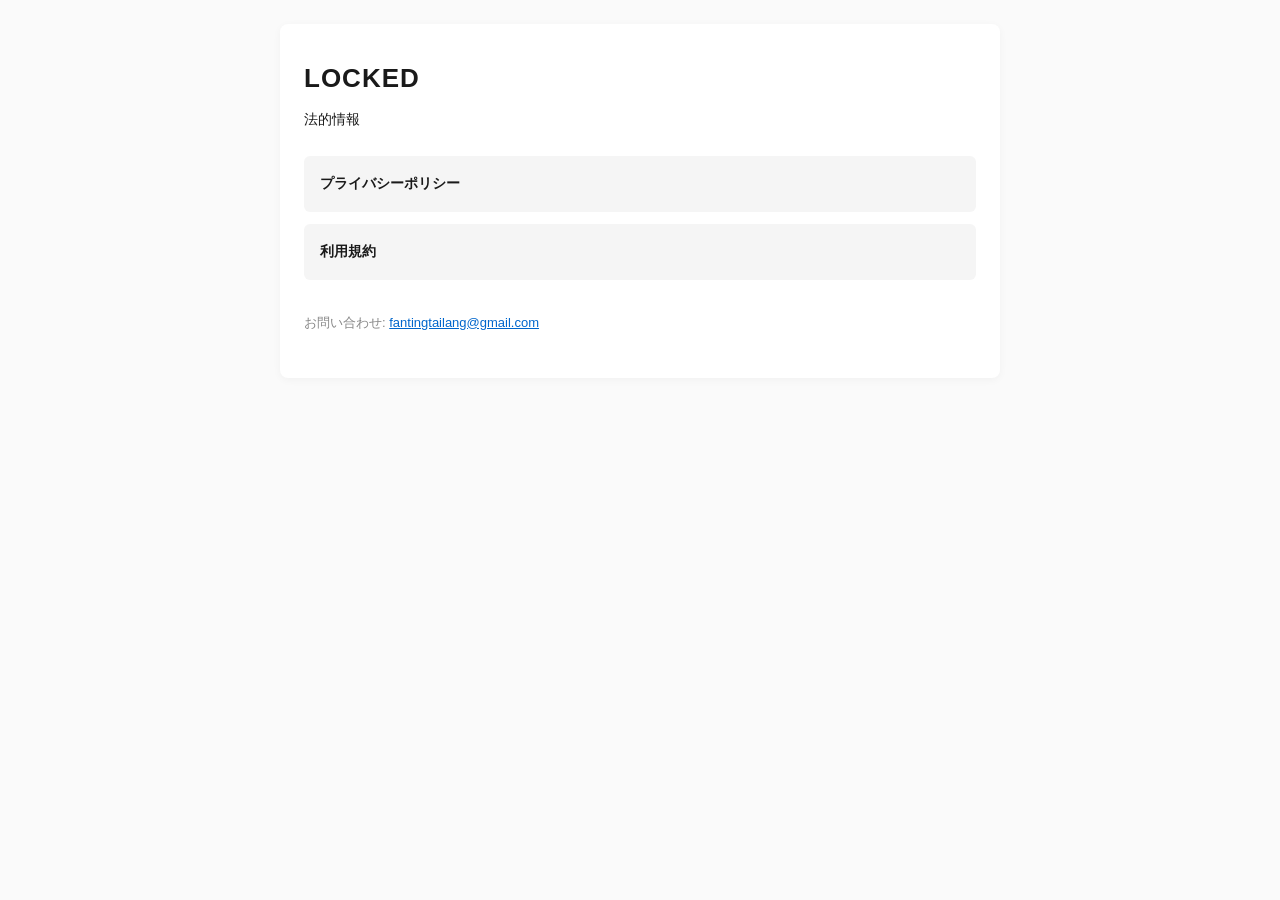
<file: index.html>
<!DOCTYPE html>
<html lang="ja">
<head>
  <meta charset="UTF-8">
  <meta name="viewport" content="width=device-width, initial-scale=1.0">
  <title>LOCKED - 法的情報</title>
  <link rel="stylesheet" href="style.css">
</head>
<body>
  <main>
    <h1>LOCKED</h1>
    <p>法的情報</p>
    <ul class="links">
      <li><a href="privacy.html">プライバシーポリシー</a></li>
      <li><a href="terms.html">利用規約</a></li>
    </ul>
    <p class="contact">お問い合わせ: <a href="mailto:fantingtailang@gmail.com">fantingtailang@gmail.com</a></p>
  </main>
</body>
</html>
</file>
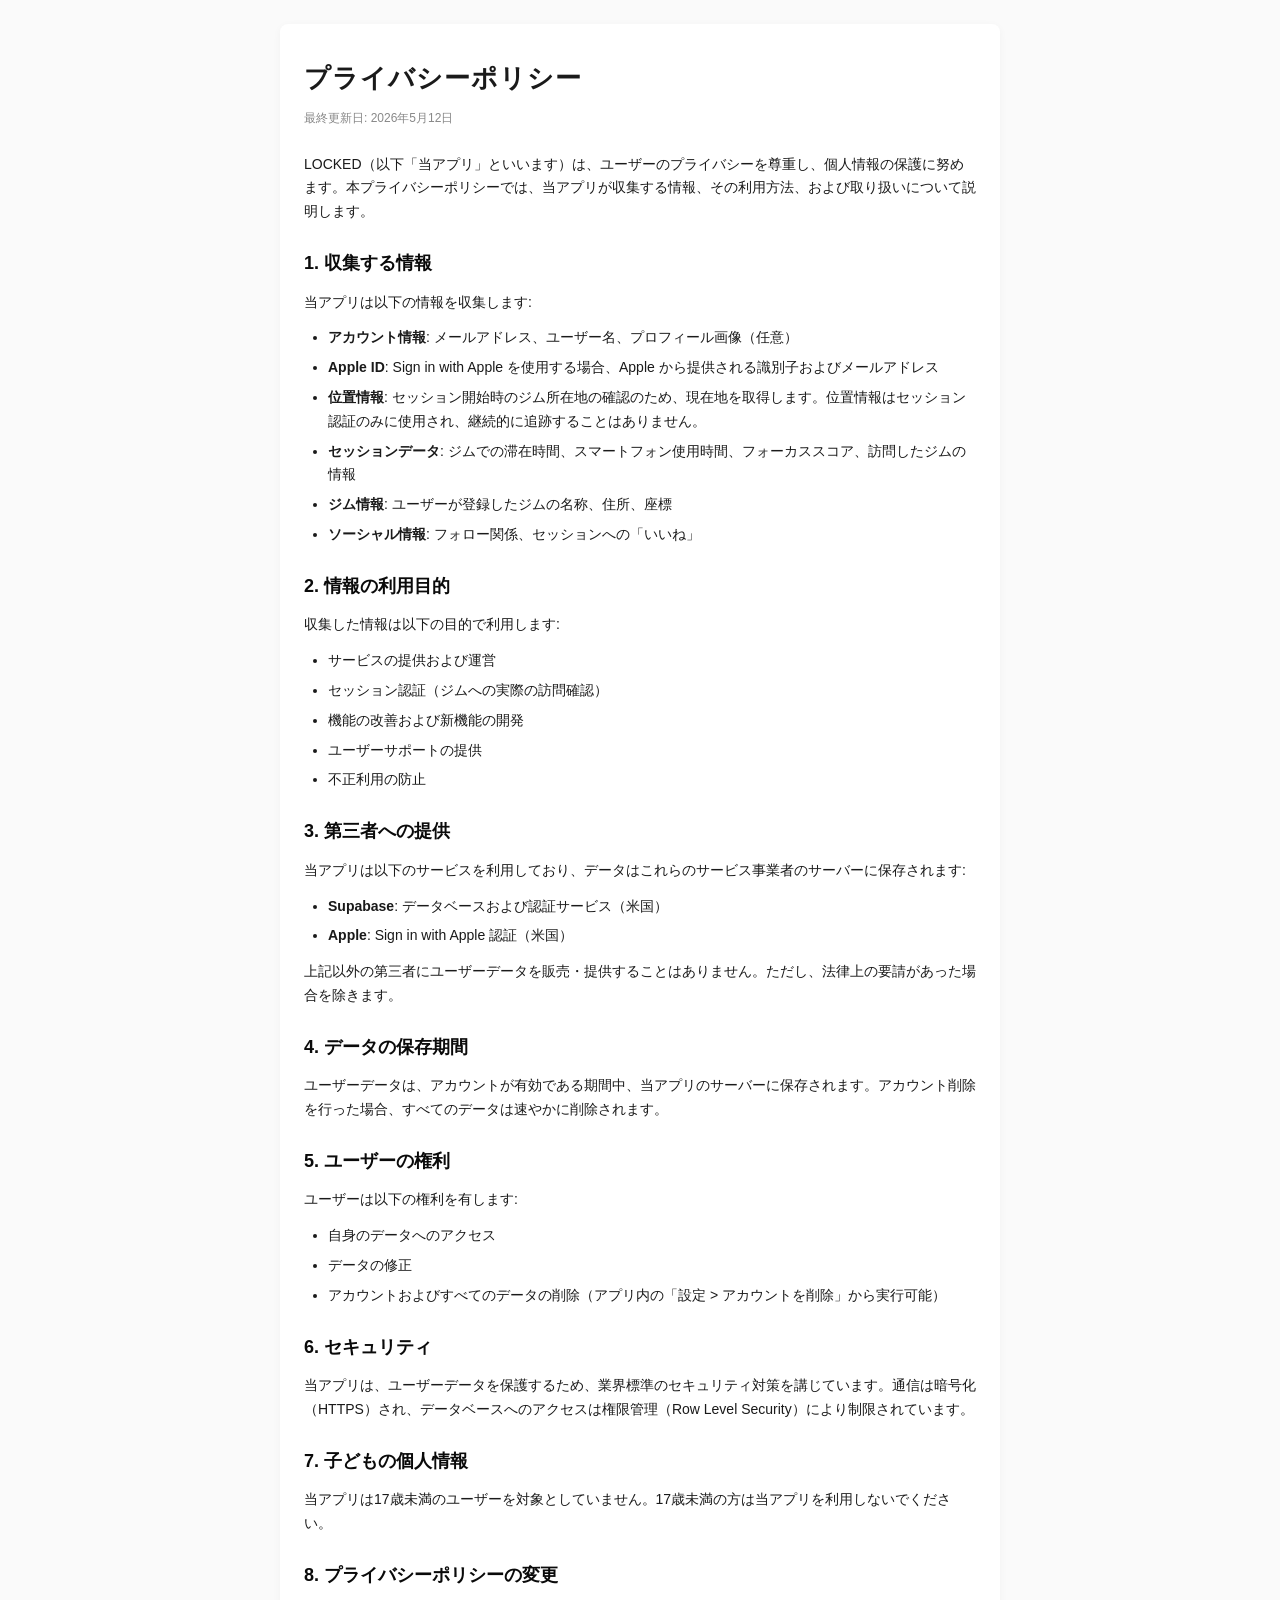
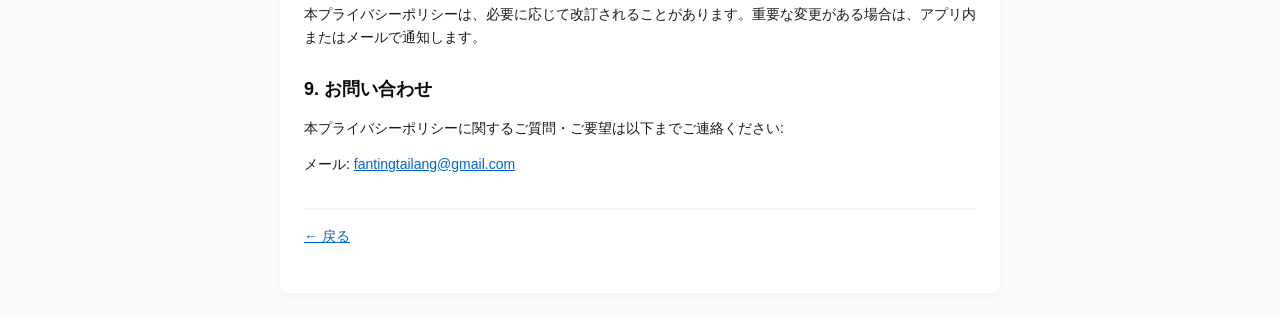
<file: privacy.html>
<!DOCTYPE html>
<html lang="ja">
<head>
  <meta charset="UTF-8">
  <meta name="viewport" content="width=device-width, initial-scale=1.0">
  <title>プライバシーポリシー - LOCKED</title>
  <link rel="stylesheet" href="style.css">
</head>
<body>
  <main>
    <h1>プライバシーポリシー</h1>
    <p class="updated">最終更新日: 2026年5月12日</p>

    <p>LOCKED（以下「当アプリ」といいます）は、ユーザーのプライバシーを尊重し、個人情報の保護に努めます。本プライバシーポリシーでは、当アプリが収集する情報、その利用方法、および取り扱いについて説明します。</p>

    <h2>1. 収集する情報</h2>
    <p>当アプリは以下の情報を収集します:</p>
    <ul>
      <li><strong>アカウント情報</strong>: メールアドレス、ユーザー名、プロフィール画像（任意）</li>
      <li><strong>Apple ID</strong>: Sign in with Apple を使用する場合、Apple から提供される識別子およびメールアドレス</li>
      <li><strong>位置情報</strong>: セッション開始時のジム所在地の確認のため、現在地を取得します。位置情報はセッション認証のみに使用され、継続的に追跡することはありません。</li>
      <li><strong>セッションデータ</strong>: ジムでの滞在時間、スマートフォン使用時間、フォーカススコア、訪問したジムの情報</li>
      <li><strong>ジム情報</strong>: ユーザーが登録したジムの名称、住所、座標</li>
      <li><strong>ソーシャル情報</strong>: フォロー関係、セッションへの「いいね」</li>
    </ul>

    <h2>2. 情報の利用目的</h2>
    <p>収集した情報は以下の目的で利用します:</p>
    <ul>
      <li>サービスの提供および運営</li>
      <li>セッション認証（ジムへの実際の訪問確認）</li>
      <li>機能の改善および新機能の開発</li>
      <li>ユーザーサポートの提供</li>
      <li>不正利用の防止</li>
    </ul>

    <h2>3. 第三者への提供</h2>
    <p>当アプリは以下のサービスを利用しており、データはこれらのサービス事業者のサーバーに保存されます:</p>
    <ul>
      <li><strong>Supabase</strong>: データベースおよび認証サービス（米国）</li>
      <li><strong>Apple</strong>: Sign in with Apple 認証（米国）</li>
    </ul>
    <p>上記以外の第三者にユーザーデータを販売・提供することはありません。ただし、法律上の要請があった場合を除きます。</p>

    <h2>4. データの保存期間</h2>
    <p>ユーザーデータは、アカウントが有効である期間中、当アプリのサーバーに保存されます。アカウント削除を行った場合、すべてのデータは速やかに削除されます。</p>

    <h2>5. ユーザーの権利</h2>
    <p>ユーザーは以下の権利を有します:</p>
    <ul>
      <li>自身のデータへのアクセス</li>
      <li>データの修正</li>
      <li>アカウントおよびすべてのデータの削除（アプリ内の「設定 > アカウントを削除」から実行可能）</li>
    </ul>

    <h2>6. セキュリティ</h2>
    <p>当アプリは、ユーザーデータを保護するため、業界標準のセキュリティ対策を講じています。通信は暗号化（HTTPS）され、データベースへのアクセスは権限管理（Row Level Security）により制限されています。</p>

    <h2>7. 子どもの個人情報</h2>
    <p>当アプリは17歳未満のユーザーを対象としていません。17歳未満の方は当アプリを利用しないでください。</p>

    <h2>8. プライバシーポリシーの変更</h2>
    <p>本プライバシーポリシーは、必要に応じて改訂されることがあります。重要な変更がある場合は、アプリ内またはメールで通知します。</p>

    <h2>9. お問い合わせ</h2>
    <p>本プライバシーポリシーに関するご質問・ご要望は以下までご連絡ください:</p>
    <p>メール: <a href="mailto:fantingtailang@gmail.com">fantingtailang@gmail.com</a></p>

    <p class="back"><a href="index.html">← 戻る</a></p>
  </main>
</body>
</html>
</file>
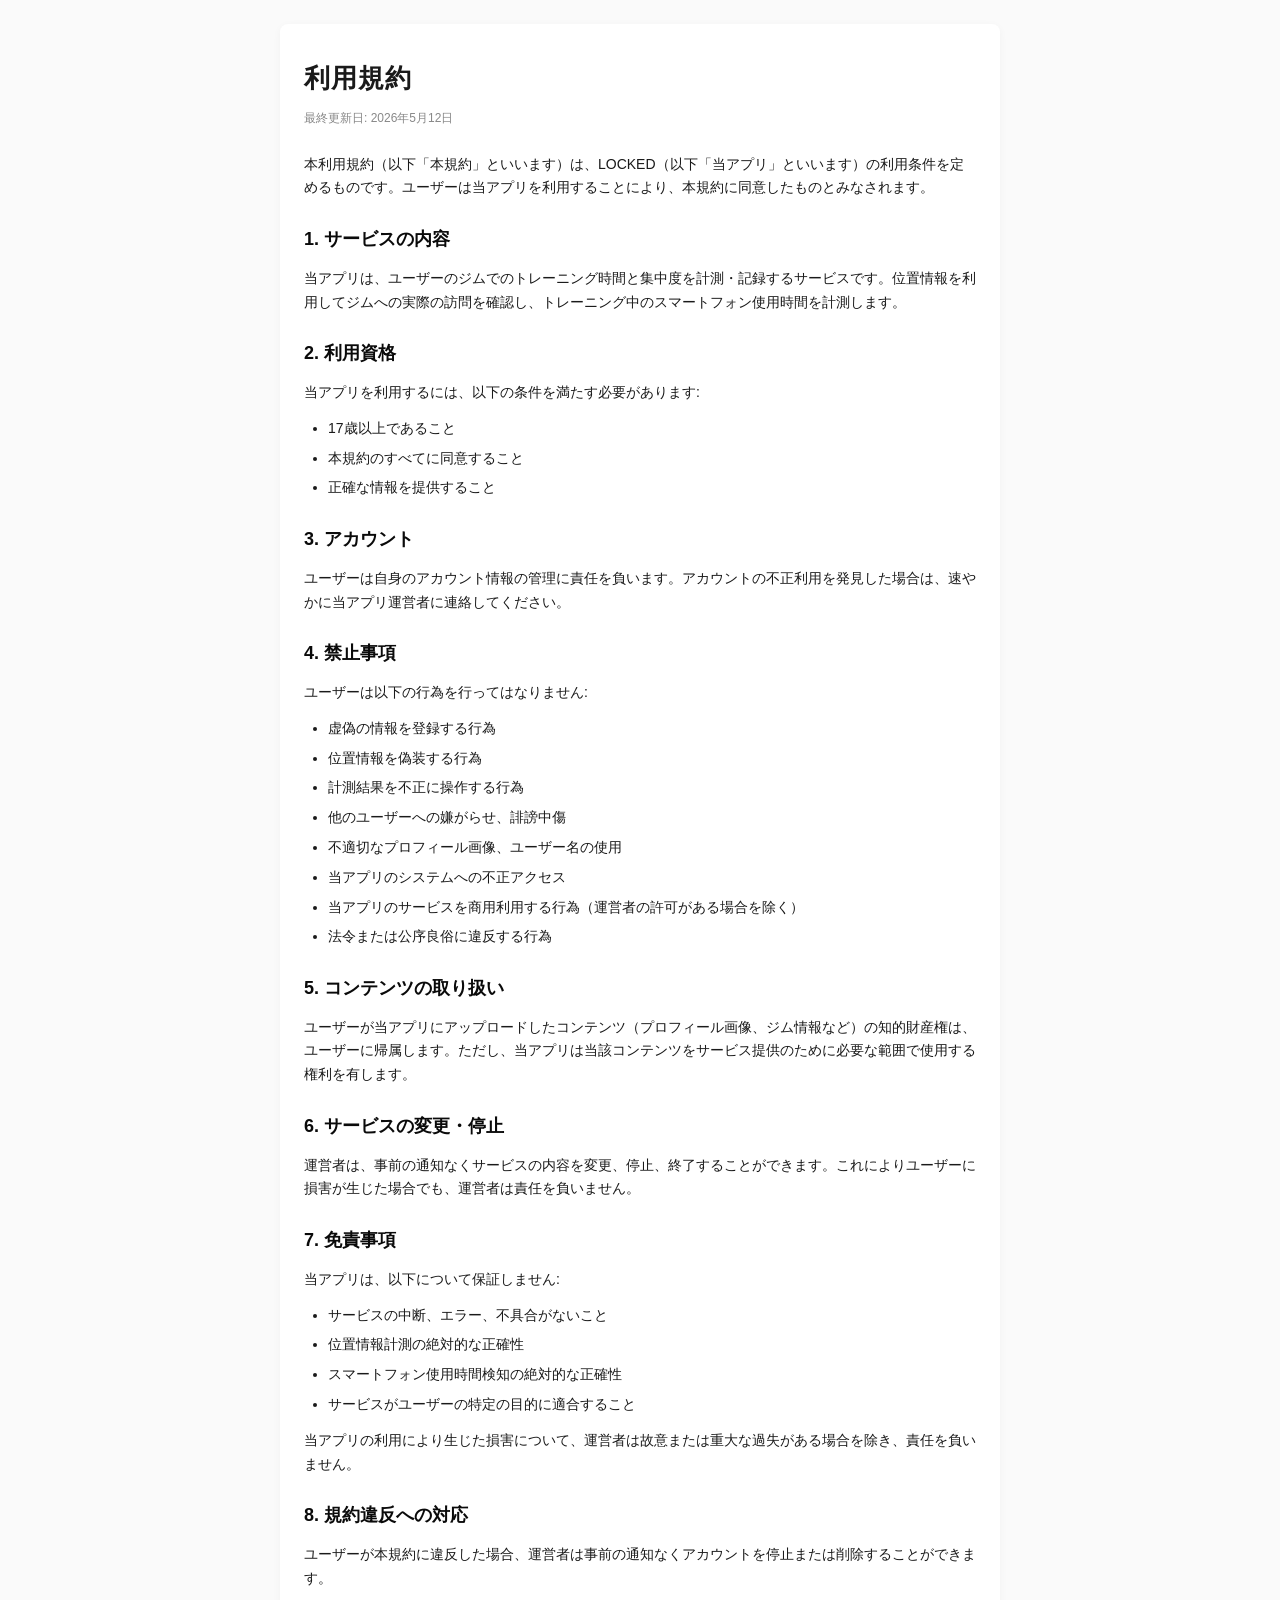
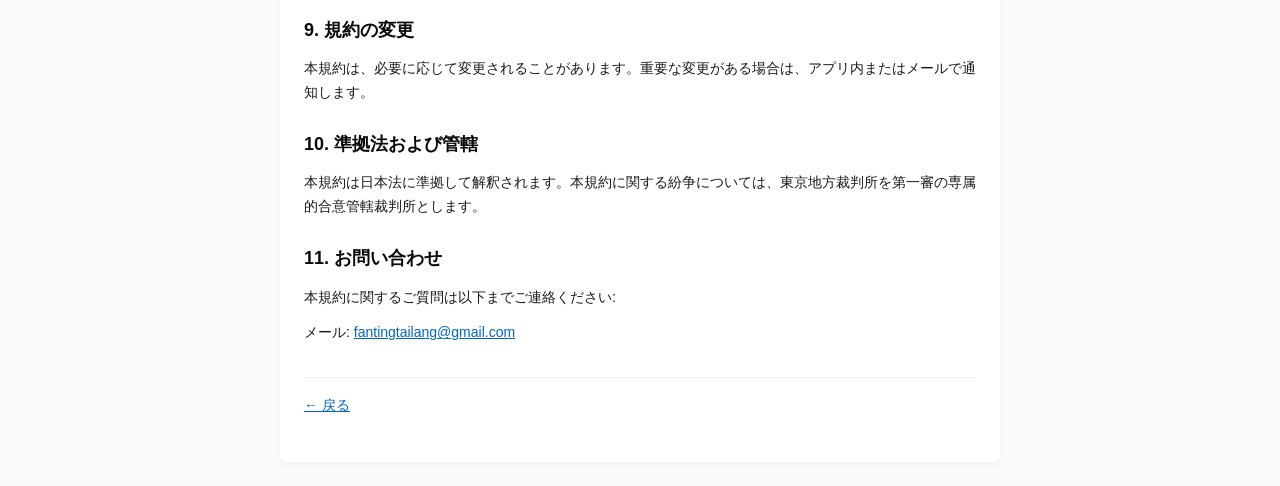
<file: terms.html>
<!DOCTYPE html>
<html lang="ja">
<head>
  <meta charset="UTF-8">
  <meta name="viewport" content="width=device-width, initial-scale=1.0">
  <title>利用規約 - LOCKED</title>
  <link rel="stylesheet" href="style.css">
</head>
<body>
  <main>
    <h1>利用規約</h1>
    <p class="updated">最終更新日: 2026年5月12日</p>

    <p>本利用規約（以下「本規約」といいます）は、LOCKED（以下「当アプリ」といいます）の利用条件を定めるものです。ユーザーは当アプリを利用することにより、本規約に同意したものとみなされます。</p>

    <h2>1. サービスの内容</h2>
    <p>当アプリは、ユーザーのジムでのトレーニング時間と集中度を計測・記録するサービスです。位置情報を利用してジムへの実際の訪問を確認し、トレーニング中のスマートフォン使用時間を計測します。</p>

    <h2>2. 利用資格</h2>
    <p>当アプリを利用するには、以下の条件を満たす必要があります:</p>
    <ul>
      <li>17歳以上であること</li>
      <li>本規約のすべてに同意すること</li>
      <li>正確な情報を提供すること</li>
    </ul>

    <h2>3. アカウント</h2>
    <p>ユーザーは自身のアカウント情報の管理に責任を負います。アカウントの不正利用を発見した場合は、速やかに当アプリ運営者に連絡してください。</p>

    <h2>4. 禁止事項</h2>
    <p>ユーザーは以下の行為を行ってはなりません:</p>
    <ul>
      <li>虚偽の情報を登録する行為</li>
      <li>位置情報を偽装する行為</li>
      <li>計測結果を不正に操作する行為</li>
      <li>他のユーザーへの嫌がらせ、誹謗中傷</li>
      <li>不適切なプロフィール画像、ユーザー名の使用</li>
      <li>当アプリのシステムへの不正アクセス</li>
      <li>当アプリのサービスを商用利用する行為（運営者の許可がある場合を除く）</li>
      <li>法令または公序良俗に違反する行為</li>
    </ul>

    <h2>5. コンテンツの取り扱い</h2>
    <p>ユーザーが当アプリにアップロードしたコンテンツ（プロフィール画像、ジム情報など）の知的財産権は、ユーザーに帰属します。ただし、当アプリは当該コンテンツをサービス提供のために必要な範囲で使用する権利を有します。</p>

    <h2>6. サービスの変更・停止</h2>
    <p>運営者は、事前の通知なくサービスの内容を変更、停止、終了することができます。これによりユーザーに損害が生じた場合でも、運営者は責任を負いません。</p>

    <h2>7. 免責事項</h2>
    <p>当アプリは、以下について保証しません:</p>
    <ul>
      <li>サービスの中断、エラー、不具合がないこと</li>
      <li>位置情報計測の絶対的な正確性</li>
      <li>スマートフォン使用時間検知の絶対的な正確性</li>
      <li>サービスがユーザーの特定の目的に適合すること</li>
    </ul>
    <p>当アプリの利用により生じた損害について、運営者は故意または重大な過失がある場合を除き、責任を負いません。</p>

    <h2>8. 規約違反への対応</h2>
    <p>ユーザーが本規約に違反した場合、運営者は事前の通知なくアカウントを停止または削除することができます。</p>

    <h2>9. 規約の変更</h2>
    <p>本規約は、必要に応じて変更されることがあります。重要な変更がある場合は、アプリ内またはメールで通知します。</p>

    <h2>10. 準拠法および管轄</h2>
    <p>本規約は日本法に準拠して解釈されます。本規約に関する紛争については、東京地方裁判所を第一審の専属的合意管轄裁判所とします。</p>

    <h2>11. お問い合わせ</h2>
    <p>本規約に関するご質問は以下までご連絡ください:</p>
    <p>メール: <a href="mailto:fantingtailang@gmail.com">fantingtailang@gmail.com</a></p>

    <p class="back"><a href="index.html">← 戻る</a></p>
  </main>
</body>
</html>
</file>
<file: style.css>
* {
  box-sizing: border-box;
  margin: 0;
  padding: 0;
}

body {
  font-family: -apple-system, BlinkMacSystemFont, "Hiragino Sans", "Hiragino Kaku Gothic ProN", sans-serif;
  line-height: 1.7;
  color: #1a1a1a;
  background: #fafafa;
  padding: 24px 16px;
}

main {
  max-width: 720px;
  margin: 0 auto;
  background: white;
  padding: 32px 24px;
  border-radius: 8px;
  box-shadow: 0 2px 8px rgba(0, 0, 0, 0.04);
}

h1 {
  font-size: 26px;
  font-weight: 900;
  margin-bottom: 8px;
  letter-spacing: 1px;
}

h2 {
  font-size: 18px;
  font-weight: 700;
  margin-top: 24px;
  margin-bottom: 12px;
  color: #0a0a0a;
}

p {
  margin-bottom: 12px;
  font-size: 14px;
}

ul {
  margin-bottom: 12px;
  padding-left: 24px;
}

ul li {
  margin-bottom: 6px;
  font-size: 14px;
}

a {
  color: #0066cc;
  text-decoration: underline;
}

.updated {
  color: #888;
  font-size: 12px;
  margin-bottom: 24px;
}

.back {
  margin-top: 32px;
  padding-top: 16px;
  border-top: 1px solid #eee;
}

.links {
  list-style: none;
  padding: 0;
  margin: 24px 0;
}

.links li {
  margin-bottom: 12px;
}

.links a {
  display: block;
  padding: 16px;
  background: #f5f5f5;
  border-radius: 6px;
  text-decoration: none;
  color: #1a1a1a;
  font-weight: 600;
}

.contact {
  margin-top: 32px;
  color: #888;
  font-size: 13px;
}
</file>
